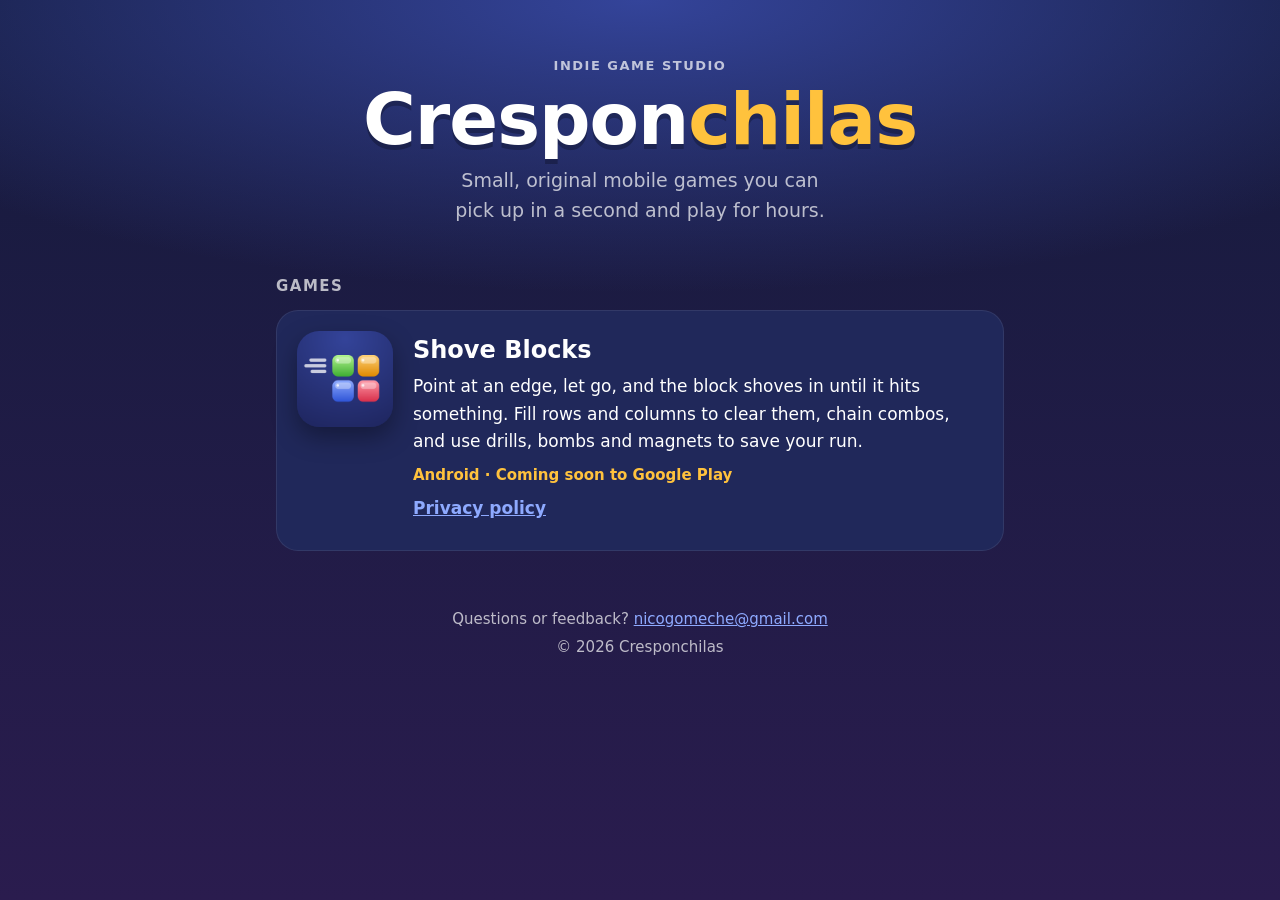
<file: index.html>
<!doctype html>
<html lang="en">
<head>
<meta charset="utf-8">
<meta name="viewport" content="width=device-width, initial-scale=1">
<title>Cresponchilas</title>
<meta name="description" content="Cresponchilas makes small, original mobile games. Home of Shove Blocks.">
<link rel="icon" href="assets/shove-blocks-icon.png">
<link rel="stylesheet" href="assets/site.css">
</head>
<body>
<main class="wrap">
  <header class="hero">
    <p class="eyebrow">Indie game studio</p>
    <h1>Crespon<span>chilas</span></h1>
    <p class="lede">Small, original mobile games you can pick up in a second and play for hours.</p>
  </header>

  <section aria-labelledby="games">
    <h2 id="games">Games</h2>
    <article class="game">
      <img src="assets/shove-blocks-icon.png" width="96" height="96" alt="Shove Blocks icon">
      <div>
        <h3>Shove Blocks</h3>
        <p>Point at an edge, let go, and the block shoves in until it hits something. Fill rows and columns to clear them, chain combos, and use drills, bombs and magnets to save your run.</p>
        <p class="meta">Android · Coming soon to Google Play</p>
        <p class="links"><a href="shove-blocks/privacy/">Privacy policy</a></p>
      </div>
    </article>
  </section>

  <footer>
    <p>Questions or feedback? <a href="mailto:nicogomeche@gmail.com">nicogomeche@gmail.com</a></p>
    <p>© 2026 Cresponchilas</p>
  </footer>
</main>
</body>
</html>
</file>
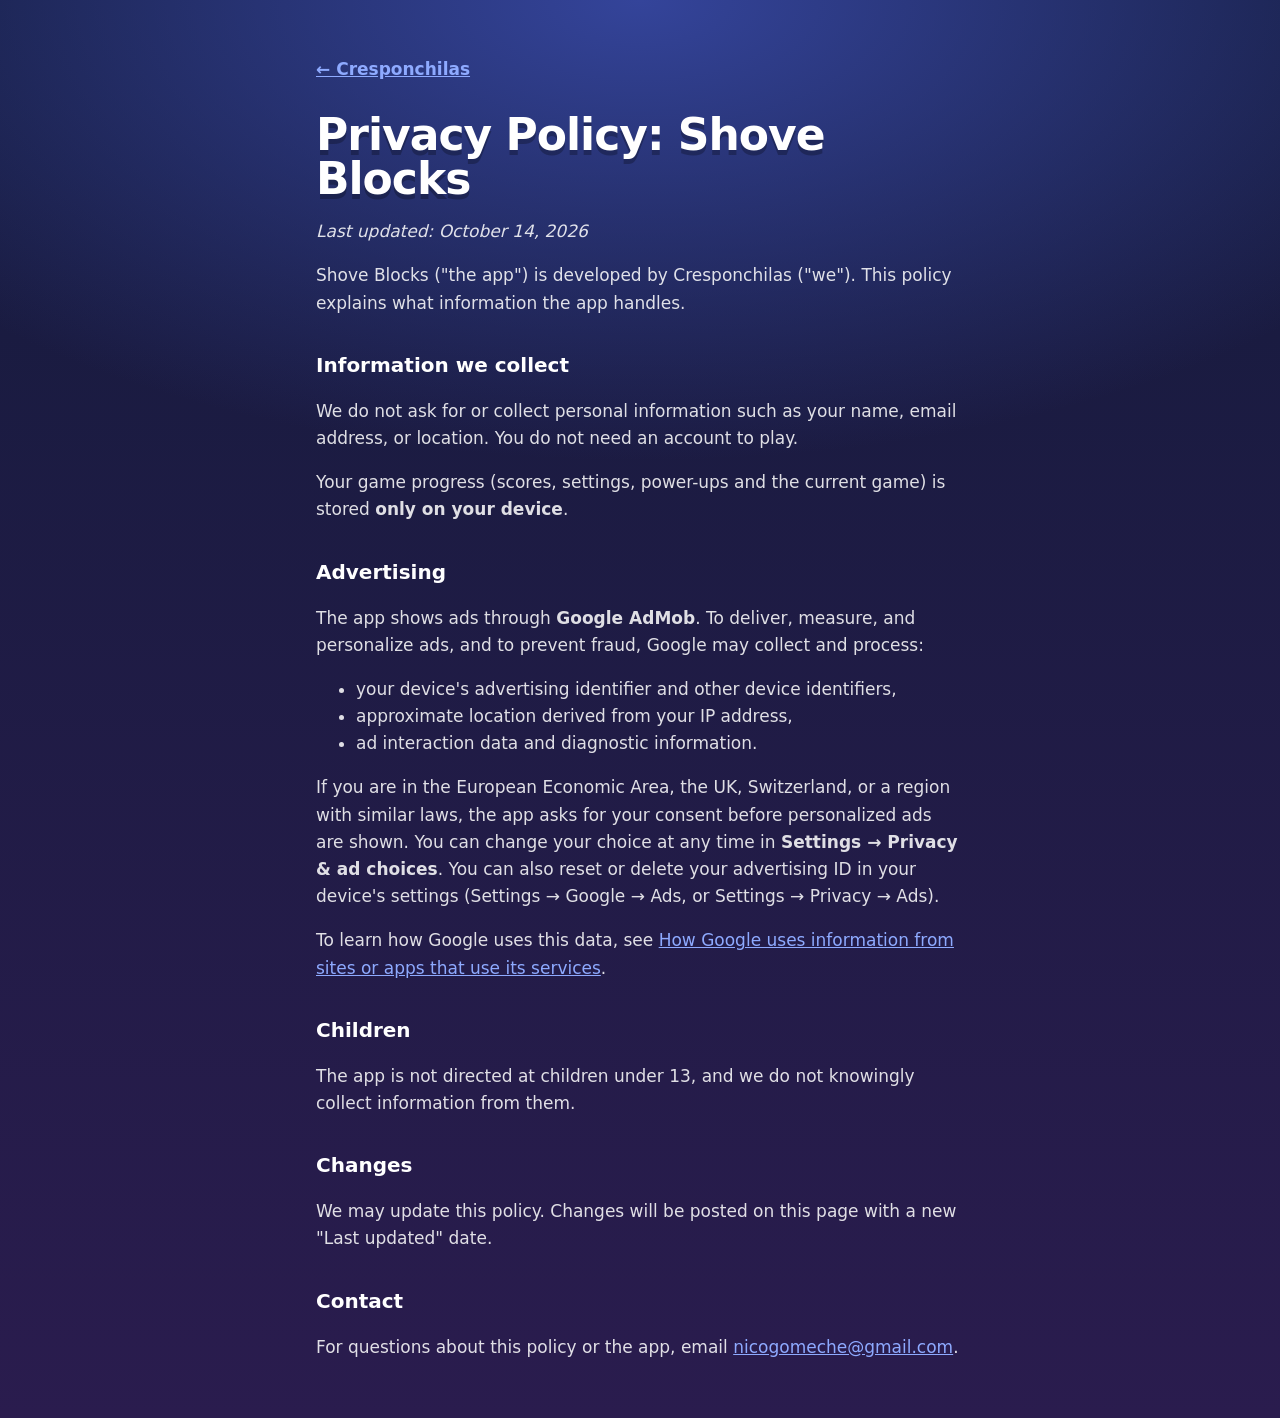
<file: shove-blocks/privacy/index.html>
<!doctype html>
<html lang="en">
<head>
<meta charset="utf-8">
<meta name="viewport" content="width=device-width, initial-scale=1">
<title>Shove Blocks Privacy Policy</title>
<link rel="icon" href="../../assets/shove-blocks-icon.png">
<link rel="stylesheet" href="../../assets/site.css">
</head>
<body>
<main class="wrap doc">
  <a class="back" href="../../">← Cresponchilas</a>
  <h1>Privacy Policy: Shove Blocks</h1>
  <p><em>Last updated: October 14, 2026</em></p>

  <p>Shove Blocks ("the app") is developed by Cresponchilas ("we"). This policy explains what information the app handles.</p>

  <h2>Information we collect</h2>
  <p>We do not ask for or collect personal information such as your name, email address, or location. You do not need an account to play.</p>
  <p>Your game progress (scores, settings, power-ups and the current game) is stored <strong>only on your device</strong>.</p>

  <h2>Advertising</h2>
  <p>The app shows ads through <strong>Google AdMob</strong>. To deliver, measure, and personalize ads, and to prevent fraud, Google may collect and process:</p>
  <ul>
    <li>your device's advertising identifier and other device identifiers,</li>
    <li>approximate location derived from your IP address,</li>
    <li>ad interaction data and diagnostic information.</li>
  </ul>
  <p>If you are in the European Economic Area, the UK, Switzerland, or a region with similar laws, the app asks for your consent before personalized ads are shown. You can change your choice at any time in <strong>Settings → Privacy &amp; ad choices</strong>. You can also reset or delete your advertising ID in your device's settings (Settings → Google → Ads, or Settings → Privacy → Ads).</p>
  <p>To learn how Google uses this data, see <a href="https://policies.google.com/technologies/partner-sites">How Google uses information from sites or apps that use its services</a>.</p>

  <h2>Children</h2>
  <p>The app is not directed at children under 13, and we do not knowingly collect information from them.</p>

  <h2>Changes</h2>
  <p>We may update this policy. Changes will be posted on this page with a new "Last updated" date.</p>

  <h2>Contact</h2>
  <p>For questions about this policy or the app, email <a href="mailto:nicogomeche@gmail.com">nicogomeche@gmail.com</a>.</p>
</main>
</body>
</html>
</file>
<file: assets/site.css>
:root {
  --bg1: #151b3d;
  --bg2: #2a1c4e;
  --panel: #20285a;
  --ink: #ffffff;
  --ink-dim: rgba(255, 255, 255, 0.7);
  --gold: #ffc23d;
  --link: #8eaaff;
  color-scheme: dark;
}
* { box-sizing: border-box; }
html { background: var(--bg1); }
body {
  margin: 0;
  min-height: 100vh;
  color: var(--ink);
  font: 17px/1.6 system-ui, -apple-system, "Segoe UI", Roboto, sans-serif;
  background: radial-gradient(110% 50% at 50% 0%, #34449a 0%, transparent 65%), linear-gradient(180deg, var(--bg1), var(--bg2));
}
.wrap { max-width: 760px; margin: 0 auto; padding: 56px 16px 40px; }
a { color: var(--link); }
a:focus-visible { outline: 2px solid var(--gold); outline-offset: 2px; }
.hero { text-align: center; margin-bottom: 48px; }
.eyebrow { margin: 0; color: var(--ink-dim); font-weight: 700; font-size: 13px; letter-spacing: 1.5px; text-transform: uppercase; }
h1 { margin: 6px 0 10px; font-size: clamp(44px, 11vw, 72px); line-height: 1; font-weight: 900; letter-spacing: -1px; text-shadow: 0 5px 0 rgba(0, 0, 0, 0.25); }
h1 span { color: var(--gold); }
.lede { margin: 0 auto; max-width: 30em; color: var(--ink-dim); font-size: 19px; text-wrap: balance; }
h2 { font-size: 15px; letter-spacing: 1.5px; text-transform: uppercase; color: var(--ink-dim); }
.game { display: flex; gap: 20px; align-items: flex-start; padding: 20px; border-radius: 22px; background: var(--panel); border: 1px solid rgba(255, 255, 255, 0.08); }
.game img { flex: none; border-radius: 22px; box-shadow: 0 10px 24px rgba(0, 0, 0, 0.35); }
.game div { min-width: 0; }
.game h3 { margin: 0 0 4px; font-size: 24px; }
.game p { margin: 0 0 8px; }
.meta { color: var(--gold); font-weight: 700; font-size: 15px; }
.links { font-weight: 700; }
footer { margin-top: 56px; text-align: center; color: var(--ink-dim); font-size: 15px; }
footer p { margin: 4px 0; }
@media (max-width: 520px) { .game { flex-direction: column; } }

/* Policy pages */
.doc { max-width: 680px; }
.doc h1 { font-size: clamp(32px, 8vw, 44px); text-align: left; }
.doc h2 { margin-top: 32px; font-size: 20px; letter-spacing: 0; text-transform: none; color: var(--ink); }
.doc p, .doc li { color: rgba(255, 255, 255, 0.86); }
.back { display: inline-block; margin-bottom: 24px; font-weight: 700; }
</file>
